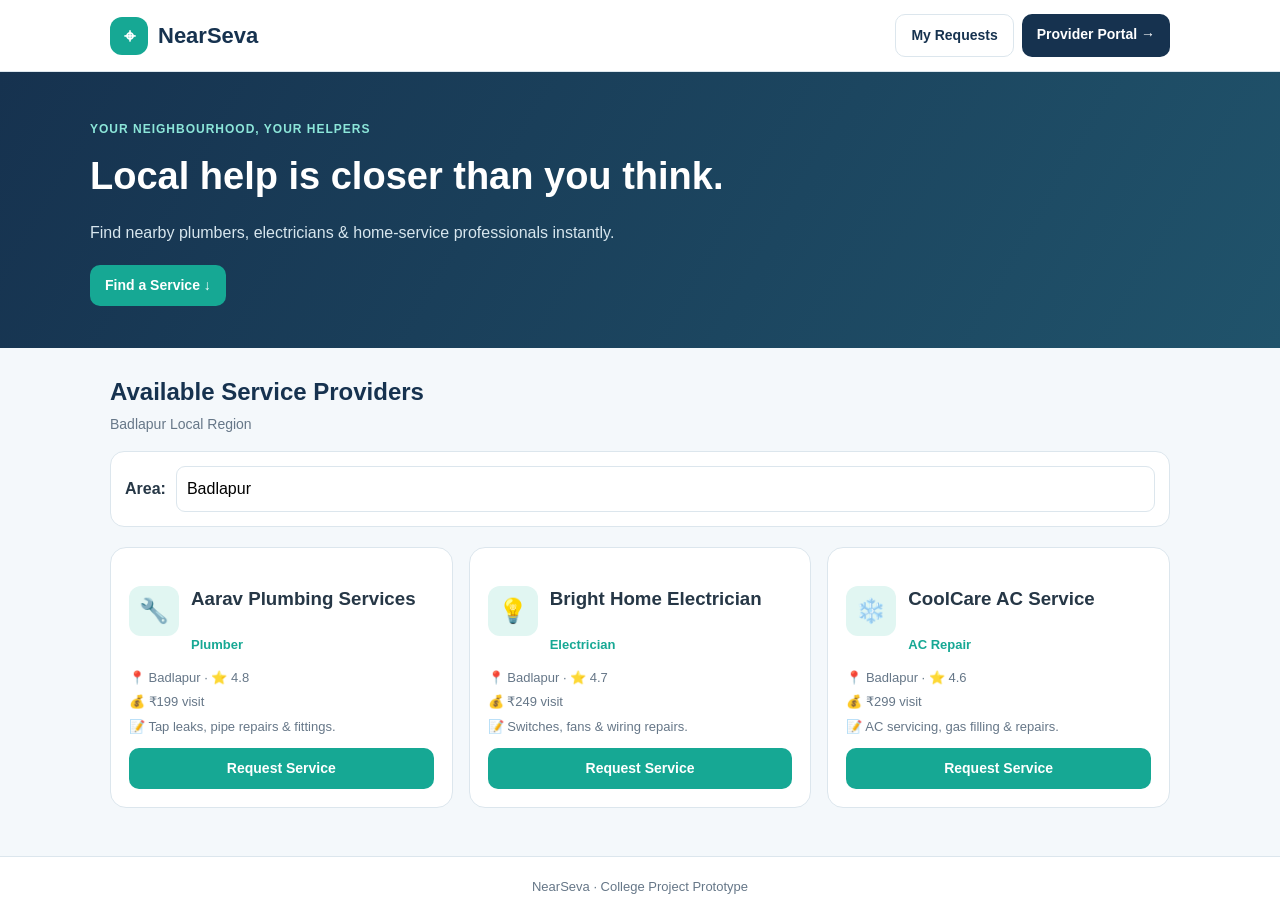
<file: index.html>
<!DOCTYPE html>
<html lang="en">
<head>
  <meta charset="UTF-8">
  <meta name="viewport" content="width=device-width, initial-scale=1.0">
  <title>NearSeva - Find Local Services</title>
  <link rel="stylesheet" href="style.css">
</head>
<body>

  <header class="topbar">
    <nav class="nav">
      <div class="brand"><div class="brand-mark">⌖</div>NearSeva</div>
      <div class="nav-actions">
        <button class="btn btn-outline" onclick="toggleMyRequests()">My Requests</button>
        <a href="provider.html" class="btn btn-dark">Provider Portal →</a>
      </div>
    </nav>
  </header>

  <section class="hero">
    <div class="hero-inner">
      <div class="eyebrow">Your neighbourhood, your helpers</div>
      <h1>Local help is closer than you think.</h1>
      <p>Find nearby plumbers, electricians & home-service professionals instantly.</p>
      <button class="btn btn-primary" onclick="scrollToServices()">Find a Service ↓</button>
    </div>
  </section>

  <main class="container" id="servicesSection">
    <div class="section-heading">
      <div>
        <h2>Available Service Providers</h2>
        <p class="subtext">Badlapur Local Region</p>
      </div>
    </div>

    <div class="location-bar">
      <label><b>Area:</b></label>
      <input id="searchArea" value="Badlapur" oninput="renderProviders()">
    </div>

    <div class="provider-grid" id="providerGrid"></div>

    <!-- My Requests Section -->
    <section id="myRequestsPanel" class="panel hidden" style="margin-top:30px;">
      <div class="section-heading">
        <h2>My Service Requests & Tracking</h2>
        <button class="btn btn-outline btn-small" onclick="toggleMyRequests()">Close</button>
      </div>
      <div id="customerRequestsList" class="request-list"></div>
    </section>
  </main>

  <!-- Booking Modal -->
  <div id="bookingModal" class="modal-backdrop hidden">
    <div class="modal">
      <div class="modal-header">
        <h2 id="modalTitle">Request Service</h2>
        <button class="btn btn-outline btn-small" onclick="closeBooking()">×</button>
      </div>
      <form onsubmit="submitRequest(event)">
        <input type="hidden" id="bookProviderName">
        <div class="form-grid">
          <div class="field">
            <label>Your Name</label>
            <input id="custName" required placeholder="Enter your name">
          </div>
          <div class="field">
            <label>Phone Number</label>
            <input id="custPhone" type="tel" required placeholder="10-digit mobile number">
          </div>
          <div class="field full">
            <label>Your Address / Locality</label>
            <input id="custAddress" required value="Badlapur East">
          </div>
          <div class="field full">
            <label>Describe the Problem</label>
            <textarea id="custDesc" rows="3" required placeholder="e.g., Water leakage under kitchen sink"></textarea>
          </div>
          <div class="field full">
            <button class="btn btn-primary" type="submit">Send Request to Provider</button>
          </div>
        </div>
      </form>
    </div>
  </div>

  <footer class="footer">NearSeva · College Project Prototype</footer>

  <script>
    function scrollToServices() {
      document.getElementById('servicesSection').scrollIntoView({ behavior: 'smooth' });
    }

    function renderProviders() {
      const query = document.getElementById('searchArea').value.toLowerCase();
      const grid = document.getElementById('providerGrid');
      
      // Load saved providers or default sample list
      let providers = JSON.parse(localStorage.getItem('nearseva_providers') || JSON.stringify([
        { id: "p1", name: "Aarav Plumbing Services", category: "Plumber", icon: "🔧", area: "Badlapur", price: "₹199 visit", rating: "4.8", desc: "Tap leaks, pipe repairs & fittings." },
        { id: "p2", name: "Bright Home Electrician", category: "Electrician", icon: "💡", area: "Badlapur", price: "₹249 visit", rating: "4.7", desc: "Switches, fans & wiring repairs." },
        { id: "p3", name: "CoolCare AC Service", category: "AC Repair", icon: "❄️", area: "Badlapur", price: "₹299 visit", rating: "4.6", desc: "AC servicing, gas filling & repairs." }
      ]));

      const filtered = providers.filter(p => p.area.toLowerCase().includes(query) || p.category.toLowerCase().includes(query));

      if (filtered.length === 0) {
        grid.innerHTML = '<div class="empty-state">No providers found in this area.</div>';
        return;
      }

      grid.innerHTML = filtered.map(p => `
        <div class="provider-card">
          <div class="provider-top">
            <div class="provider-icon">${p.icon || '🛠️'}</div>
            <div>
              <h3>${p.name}</h3>
              <span style="color:var(--teal); font-weight:700; font-size:13px;">${p.category}</span>
            </div>
          </div>
          <div class="provider-meta">
            <div>📍 ${p.area} · ⭐ ${p.rating}</div>
            <div>💰 ${p.price}</div>
            <div>📝 ${p.desc}</div>
          </div>
          <button class="btn btn-primary" onclick="openBooking('${p.name}')">Request Service</button>
        </div>
      `).join('');
    }

    function openBooking(providerName) {
      document.getElementById('bookProviderName').value = providerName;
      document.getElementById('modalTitle').textContent = "Request: " + providerName;
      document.getElementById('bookingModal').classList.remove('hidden');
    }

    function closeBooking() {
      document.getElementById('bookingModal').classList.add('hidden');
    }

    function submitRequest(e) {
      e.preventDefault();
      const newReq = {
        id: "NS" + Math.floor(100000 + Math.random() * 900000),
        providerName: document.getElementById('bookProviderName').value,
        custName: document.getElementById('custName').value,
        custPhone: document.getElementById('custPhone').value,
        address: document.getElementById('custAddress').value,
        desc: document.getElementById('custDesc').value,
        status: "Pending",
        time: new Date().toLocaleTimeString([], { hour: '2-digit', minute: '2-digit' })
      };

      let requests = JSON.parse(localStorage.getItem('nearseva_requests') || '[]');
      requests.unshift(newReq);
      localStorage.setItem('nearseva_requests', JSON.stringify(requests));

      closeBooking();
      alert("Request sent successfully! You can track it using 'My Requests'.");
      renderCustomerRequests();
    }

    function toggleMyRequests() {
      const panel = document.getElementById('myRequestsPanel');
      panel.classList.toggle('hidden');
      if (!panel.classList.contains('hidden')) {
        renderCustomerRequests();
      }
    }

    function renderCustomerRequests() {
      const list = document.getElementById('customerRequestsList');
      const requests = JSON.parse(localStorage.getItem('nearseva_requests') || '[]');

      if (requests.length === 0) {
        list.innerHTML = '<p style="color:var(--muted)">No requests made yet.</p>';
        return;
      }

      list.innerHTML = requests.map(r => `
        <div class="request-card">
          <div>
            <h3>${r.providerName}</h3>
            <p><b>Problem:</b> ${r.desc}</p>
            <p><b>Status:</b> <span class="status ${r.status}">${r.status}</span></p>
            ${r.status === 'Accepted' || r.status === 'Completed' ? `
              <div style="background:#eaf8f3; padding:10px; border-radius:8px; margin-top:8px;">
                <p style="color:#146b5d; margin:0 0 5px 0;"><b>Provider Accepted your request!</b></p>
                <a href="tel:+919876543210" class="btn btn-primary btn-small">📞 Call Provider</a>
              </div>
            ` : '<p style="font-size:12px; color:var(--muted); margin-top:4px;">Waiting for provider to accept...</p>'}
          </div>
        </div>
      `).join('');
    }

    renderProviders();
  </script>
</body>
</html>
</file>
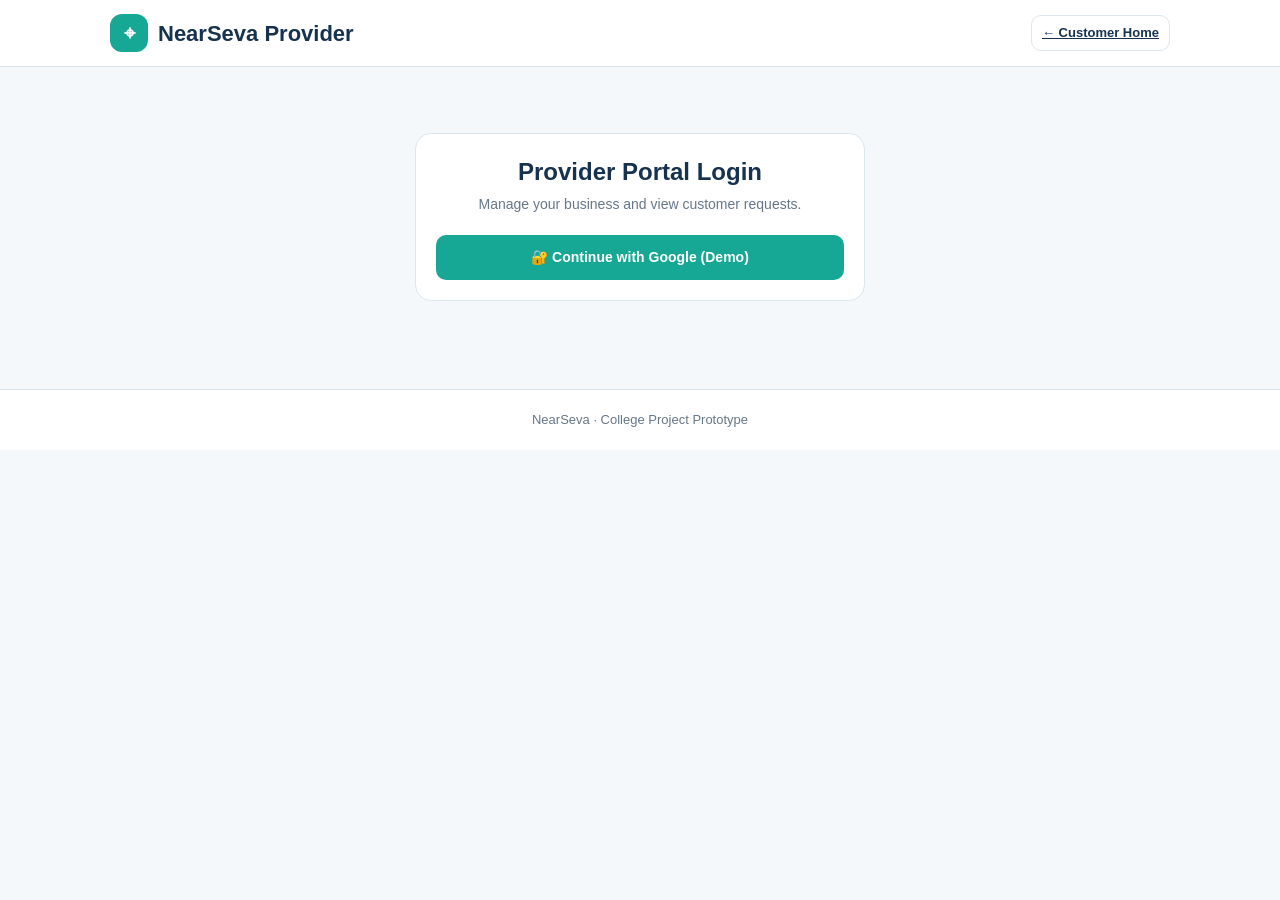
<file: provider.html>
<!DOCTYPE html>
<html lang="en">
<head>
  <meta charset="UTF-8">
  <meta name="viewport" content="width=device-width, initial-scale=1.0">
  <title>NearSeva - Provider Dashboard</title>
  <link rel="stylesheet" href="style.css">
</head>
<body>

  <header class="topbar">
    <nav class="nav">
      <div class="brand"><div class="brand-mark">⌖</div>NearSeva Provider</div>
      <a href="index.html" class="btn btn-outline btn-small">← Customer Home</a>
    </nav>
  </header>

  <main class="container">
    <!-- Google Login Simulation Panel -->
    <section id="loginPanel" class="panel" style="max-width: 450px; margin: 40px auto; text-align: center;">
      <h2>Provider Portal Login</h2>
      <p class="subtext" style="margin-bottom: 20px;">Manage your business and view customer requests.</p>
      <button class="btn btn-primary" onclick="simulateGoogleLogin()" style="width: 100%; padding: 12px; display: flex; align-items: center; justify-content: center; gap: 10px;">
        <span>🔐 Continue with Google (Demo)</span>
      </button>
    </section>

    <!-- Dashboard Panel (Hidden until logged in) -->
    <section id="dashboardPanel" class="hidden">
      <div class="section-heading">
        <div>
          <h2 id="dashboardTitle">Provider Dashboard</h2>
          <p class="subtext">Category: <span id="dashboardCategory" style="color:var(--teal); font-weight:bold;">Plumber</span> | Status: <span style="color:var(--teal); font-weight:bold;">Online</span></p>
        </div>
        <button class="btn btn-danger btn-small" onclick="logoutProvider()">Log Out</button>
      </div>

      <!-- Business Details Form -->
      <div class="panel">
        <h3 style="margin-top:0; color:var(--navy);">Manage Business Details</h3>
        <form onsubmit="saveBusinessInfo(event)">
          <div class="form-grid">
            <div class="field">
              <label>Business Name</label>
              <input id="busName" required value="Aarav Plumbing Services">
            </div>
            <div class="field">
              <label>Select Service Category</label>
              <select id="busCategory" required>
                <option value="Plumber">Plumber</option>
                <option value="Electrician">Electrician</option>
                <option value="AC Repair">AC Repair</option>
                <option value="Carpenter">Carpenter</option>
                <option value="Painter">Painter</option>
              </select>
            </div>
            <div class="field">
              <label>Service Area</label>
              <input id="busArea" required value="Badlapur">
            </div>
            <div class="field">
              <label>Pricing / Visit Estimate</label>
              <input id="busPrice" required value="₹199 visit">
            </div>
            <div class="field full">
              <label>Work Description</label>
              <input id="busDesc" required value="Tap leaks, pipe repairs & fittings.">
            </div>
            <div class="field full">
              <button class="btn btn-primary btn-small" type="submit">Save & Update Company Profile</button>
            </div>
          </div>
        </form>
      </div>

      <!-- Incoming Requests -->
      <div class="panel">
        <h3 style="margin-top:0; color:var(--navy);">Incoming Customer Requests</h3>
        <div id="providerRequestsList" class="request-list"></div>
      </div>
    </section>
  </main>

  <footer class="footer">NearSeva · College Project Prototype</footer>

  <script>
    function simulateGoogleLogin() {
      localStorage.setItem("provider_logged_in", "true");
      checkLoginState();
    }

    function checkLoginState() {
      const isLoggedIn = localStorage.getItem("provider_logged_in");
      if (isLoggedIn === "true") {
        document.getElementById('loginPanel').classList.add('hidden');
        document.getElementById('dashboardPanel').classList.remove('hidden');
        loadSavedProfile();
        renderProviderRequests();
      } else {
        document.getElementById('loginPanel').classList.remove('hidden');
        document.getElementById('dashboardPanel').classList.add('hidden');
      }
    }

    function logoutProvider() {
      localStorage.removeItem("provider_logged_in");
      checkLoginState();
    }

    function loadSavedProfile() {
      let providers = JSON.parse(localStorage.getItem('nearseva_providers') || '[]');
      let currentProvider = providers.find(p => p.id === 'p1');
      if (currentProvider) {
        document.getElementById('busName').value = currentProvider.name;
        document.getElementById('busCategory').value = currentProvider.category;
        document.getElementById('busArea').value = currentProvider.area;
        document.getElementById('busPrice').value = currentProvider.price;
        document.getElementById('busDesc').value = currentProvider.desc;
        
        document.getElementById('dashboardTitle').textContent = currentProvider.name;
        document.getElementById('dashboardCategory').textContent = currentProvider.category;
      }
    }

    function saveBusinessInfo(e) {
      e.preventDefault();
      
      const updatedName = document.getElementById('busName').value;
      const updatedCategory = document.getElementById('busCategory').value;
      const updatedArea = document.getElementById('busArea').value;
      const updatedPrice = document.getElementById('busPrice').value;
      const updatedDesc = document.getElementById('busDesc').value;

      let providers = JSON.parse(localStorage.getItem('nearseva_providers') || JSON.stringify([
        { id: "p1", name: "Aarav Plumbing Services", category: "Plumber", icon: "🔧", area: "Badlapur", price: "₹199 visit", rating: "4.8", desc: "Tap leaks, pipe repairs & fittings." },
        { id: "p2", name: "Bright Home Electrician", category: "Electrician", icon: "💡", area: "Badlapur", price: "₹249 visit", rating: "4.7", desc: "Switches, fans & wiring repairs." },
        { id: "p3", name: "CoolCare AC Service", category: "AC Repair", icon: "❄️", area: "Badlapur", price: "₹299 visit", rating: "4.6", desc: "AC servicing, gas filling & repairs." }
      ]));

      // Update primary provider (p1)
      let p1 = providers.find(p => p.id === 'p1');
      if (p1) {
        p1.name = updatedName;
        p1.category = updatedCategory;
        p1.area = updatedArea;
        p1.price = updatedPrice;
        p1.desc = updatedDesc;
        if(updatedCategory === 'Electrician') p1.icon = '💡';
        else if(updatedCategory === 'AC Repair') p1.icon = '❄️';
        else if(updatedCategory === 'Carpenter') p1.icon = '🪚';
        else p1.icon = '🔧';
      }

      localStorage.setItem('nearseva_providers', JSON.stringify(providers));
      
      document.getElementById('dashboardTitle').textContent = updatedName;
      document.getElementById('dashboardCategory').textContent = updatedCategory;

      alert("Business details updated successfully! Your company name and category now show live on the customer page.");
    }

    function renderProviderRequests() {
      const list = document.getElementById('providerRequestsList');
      const requests = JSON.parse(localStorage.getItem('nearseva_requests') || '[]');

      if (requests.length === 0) {
        list.innerHTML = '<p style="color:var(--muted)">No customer requests yet.</p>';
        return;
      }

      list.innerHTML = requests.map(r => `
        <div class="request-card">
          <div>
            <h3>🔔 ${r.providerName} Request (${r.id})</h3>
            <p><b>Problem:</b> ${r.desc}</p>
            <p><b>Area:</b> ${r.address}</p>
            
            ${r.status === 'Accepted' || r.status === 'Completed' ? `
              <div style="background:#eaf8f3; padding:10px; border-radius:8px; margin-top:8px;">
                <p style="color:#146b5d; margin:0 0 4px 0;"><b>Customer Contact Details Unlocked:</b></p>
                <p style="margin:2px 0;">👤 Name: <b>${r.custName}</b></p>
                <p style="margin:2px 0;">📞 Phone: <a href="tel:${r.custPhone}" style="color:var(--teal); font-weight:bold;">${r.custPhone}</a></p>
                <a href="tel:${r.custPhone}" class="btn btn-primary btn-small" style="margin-top:6px; display:inline-block; text-decoration:none;">📞 Call Customer</a>
              </div>
            ` : `
              <p style="font-size:12px; color:#805515; background:#fff8e8; padding:6px; border-radius:6px; margin-top:6px;">🔒 Customer contact details remain hidden until you accept this request.</p>
            `}

            <div style="margin-top:10px; display:flex; gap:8px; align-items:center;">
              ${r.status === 'Pending' ? `
                <button class="btn btn-primary btn-small" onclick="updateStatus('${r.id}', 'Accepted')">Accept</button>
                <button class="btn btn-danger btn-small" onclick="updateStatus('${r.id}', 'Rejected')">Reject</button>
              ` : ''}
              ${r.status === 'Accepted' ? `
                <button class="btn btn-primary btn-small" onclick="updateStatus('${r.id}', 'Completed')">Mark Completed</button>
              ` : ''}
              <span class="status ${r.status}" style="margin-left:auto;">${r.status}</span>
            </div>
          </div>
        </div>
      `).join('');
    }

    function updateStatus(id, newStatus) {
      let requests = JSON.parse(localStorage.getItem('nearseva_requests') || '[]');
      const req = requests.find(r => r.id === id);
      if (req) {
        req.status = newStatus;
        localStorage.setItem('nearseva_requests', JSON.stringify(requests));
        renderProviderRequests();
      }
    }

    checkLoginState();
  </script>
</body>
</html>
</file>
<file: style.css>
:root {
  --navy: #16324f;
  --teal: #16a894;
  --light: #f4f8fb;
  --text: #263746;
  --muted: #667788;
  --border: #dce6ed;
  --white: #ffffff;
}

* { box-sizing: border-box; }
body {
  margin: 0;
  font-family: Arial, Helvetica, sans-serif;
  color: var(--text);
  background: var(--light);
  line-height: 1.5;
}

button, input, select, textarea { font: inherit; }
button { cursor: pointer; }

.topbar {
  background: var(--white);
  border-bottom: 1px solid var(--border);
  position: sticky;
  top: 0;
  z-index: 5;
}
.nav {
  max-width: 1100px;
  margin: auto;
  padding: 14px 20px;
  display: flex;
  align-items: center;
  justify-content: space-between;
}
.brand {
  display: flex;
  align-items: center;
  gap: 10px;
  color: var(--navy);
  font-weight: 800;
  font-size: 22px;
}
.brand-mark {
  width: 38px;
  height: 38px;
  border-radius: 12px;
  background: var(--teal);
  color: white;
  display: grid;
  place-items: center;
  font-size: 20px;
}
.nav-actions { display: flex; gap: 8px; }

.btn {
  border: 0;
  border-radius: 10px;
  padding: 10px 15px;
  font-weight: 700;
  font-size: 14px;
}
.btn-primary { background: var(--teal); color: white; }
.btn-outline { background: white; color: var(--navy); border: 1px solid var(--border); }
.btn-dark { background: var(--navy); color: white; text-decoration: none; display: inline-block; text-align: center; }
.btn-danger { background: #fff0ef; color: #b43c36; border: 1px solid #ffd5d2; }
.btn-small { padding: 7px 10px; font-size: 13px; }

.hero {
  background: linear-gradient(120deg, #16324f, #20536b);
  color: white;
  padding: 48px 20px 42px;
}
.hero-inner { max-width: 1100px; margin: auto; }
.eyebrow { color: #8ce6d9; font-weight: 800; text-transform: uppercase; font-size: 12px; letter-spacing: 1px; }
h1 { font-size: 38px; margin: 10px 0; }
.hero p { color: #d7e6ee; margin-bottom: 20px; }

.container { max-width: 1100px; margin: auto; padding: 26px 20px 48px; }
.section-heading { display: flex; justify-content: space-between; align-items: flex-end; margin-bottom: 16px; }
h2 { color: var(--navy); margin: 0; font-size: 24px; }
.subtext { color: var(--muted); font-size: 14px; margin: 4px 0 0; }

.location-bar {
  background: white; border: 1px solid var(--border); border-radius: 14px;
  padding: 14px; display: flex; gap: 10px; align-items: center; margin-bottom: 20px;
}
.location-bar input { flex: 1; border: 1px solid var(--border); border-radius: 9px; padding: 10px; }

.provider-grid { display: grid; grid-template-columns: repeat(3, 1fr); gap: 16px; }
.provider-card {
  background: white; border: 1px solid var(--border); border-radius: 16px;
  padding: 18px; display: flex; flex-direction: column; gap: 12px;
}
.provider-top { display: flex; gap: 12px; align-items: center; }
.provider-icon { width: 50px; height: 50px; border-radius: 12px; background: #e1f6f2; display: grid; place-items: center; font-size: 24px; }
.provider-meta { color: var(--muted); font-size: 13px; display: grid; gap: 5px; }

.panel { background: white; border: 1px solid var(--border); border-radius: 16px; padding: 20px; margin-bottom: 18px; }
.hidden { display: none !important; }
.form-grid { display: grid; grid-template-columns: 1fr 1fr; gap: 14px; }
.field { display: grid; gap: 6px; }
.field label { font-weight: 700; font-size: 13px; color: var(--navy); }
.field.full { grid-column: 1 / -1; }
input, select, textarea { width: 100%; border: 1px solid var(--border); border-radius: 9px; padding: 10px; background: white; }

.request-list { display: grid; gap: 12px; }
.request-card { border: 1px solid var(--border); border-radius: 13px; padding: 15px; background: white; display: grid; gap: 8px; }
.status { display: inline-block; padding: 4px 8px; border-radius: 20px; font-size: 11px; font-weight: 800; background: #edf1f5; color: #4d5d6a; }
.status.Accepted, .status.Completed { background: #e6f7ef; color: #16774e; }
.status.Rejected { background: #fff0ef; color: #b43c36; }

.modal-backdrop { position: fixed; inset: 0; background: rgba(10,25,40,.55); display: grid; place-items: center; padding: 18px; z-index: 10; }
.modal { background: white; border-radius: 17px; width: min(500px, 100%); padding: 22px; max-height: 90vh; overflow-y: auto; }
.modal-header { display: flex; justify-content: space-between; align-items: center; margin-bottom: 16px; }

.footer { background: white; border-top: 1px solid var(--border); padding: 20px; text-align: center; color: var(--muted); font-size: 13px; }

@media(max-width: 768px) {
  .provider-grid { grid-template-columns: 1fr; }
  .form-grid { grid-template-columns: 1fr; }
  .field.full { grid-column: auto; }
}
</file>
